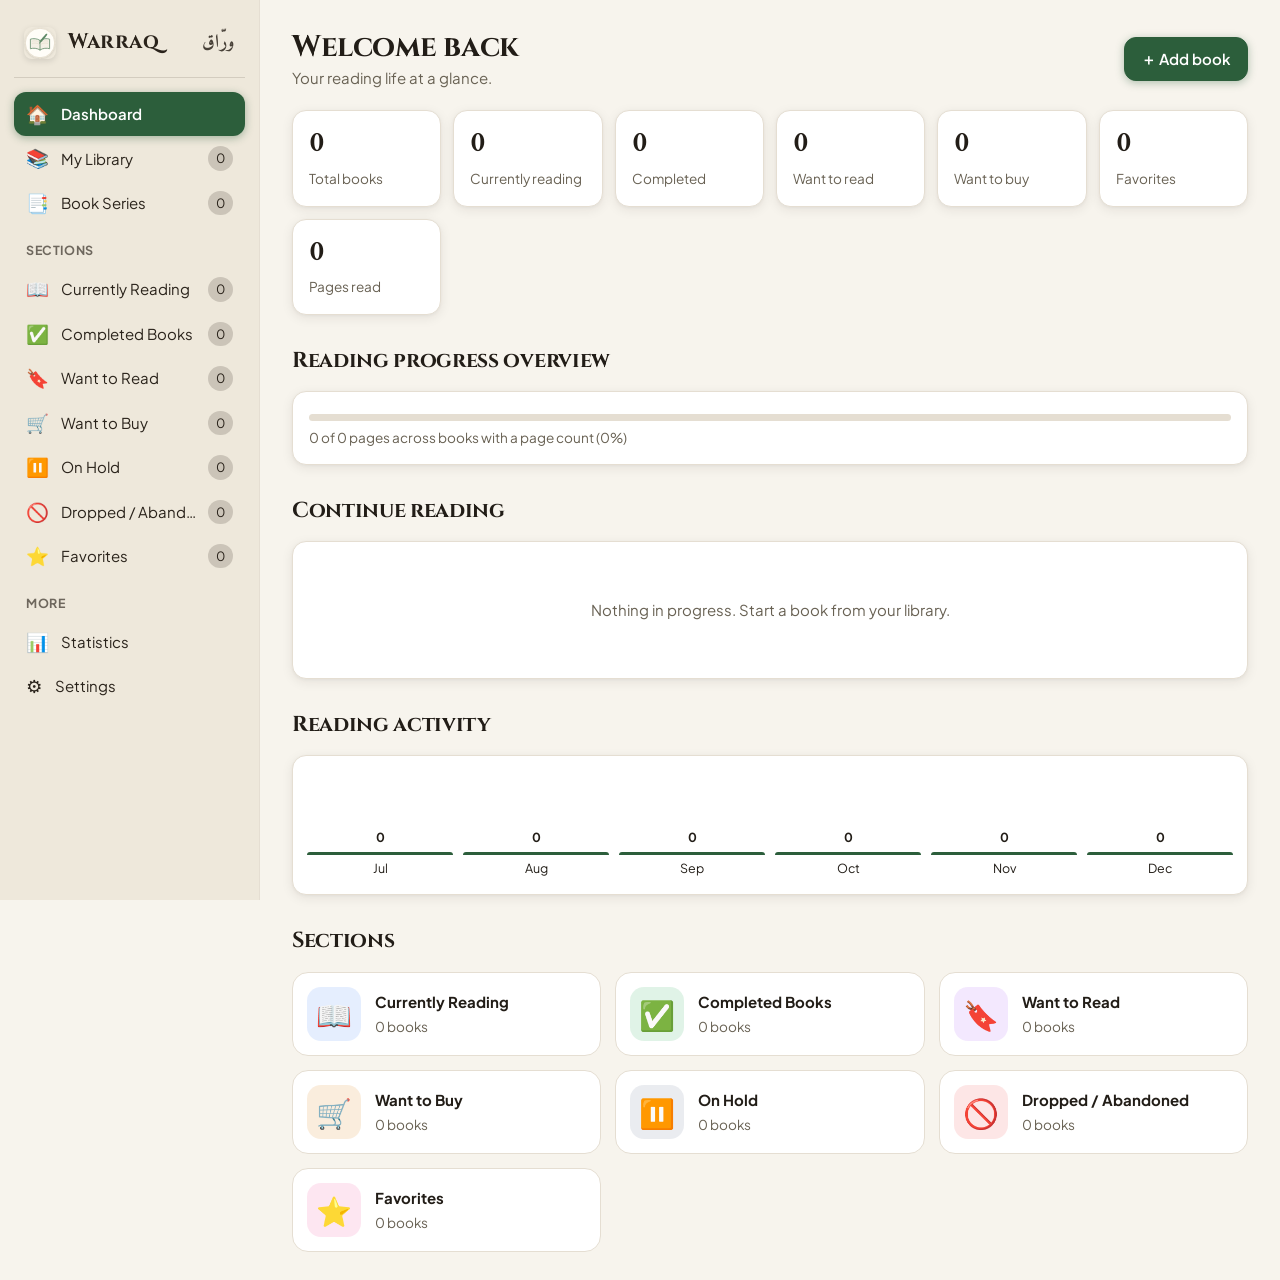
<file: index.html>
<!DOCTYPE html>
<!--
  Warraq (ورّاق) — Your Personal Reading Universe.
  Modular Vanilla Web Application: HTML5, CSS3, Modern JavaScript.
  Zero dependencies, zero build step, 100% offline local persistence.
-->
<html lang="en" data-theme="neutral">
<head>
  <meta charset="utf-8">
  <meta name="viewport" content="width=device-width, initial-scale=1">
  <meta name="referrer" content="strict-origin-when-cross-origin">
  <meta http-equiv="X-Content-Type-Options" content="nosniff">
  <meta name="description" content="Warraq (ورّاق) — your personal novel and book universe: track reading progress, organize custom collections, book series, and keep your reading goals organized. Bilingual Arabic and English. All data stays in your browser.">
  <link rel="icon" type="image/svg+xml" href="assets/logo.svg">
  <title>Warraq (ورّاق)</title>

  <!-- Typography: Amiri (Arabic literary), Cinzel (Classical display), Plus Jakarta Sans (Crisp modern UI) -->
  <link rel="preconnect" href="https://fonts.googleapis.com">
  <link rel="preconnect" href="https://fonts.gstatic.com" crossorigin>
  <link href="https://fonts.googleapis.com/css2?family=Amiri:ital,wght@0,400;0,700;1,400&family=Cinzel:wght@600;700&family=Plus+Jakarta+Sans:wght@400;500;600;700&display=swap" rel="stylesheet">

  <!-- Modular Stylesheets -->
  <link rel="stylesheet" href="css/variables.css">
  <link rel="stylesheet" href="css/base.css">
  <link rel="stylesheet" href="css/components.css">
  <link rel="stylesheet" href="css/responsive.css">
</head>
<body>
  <div id="app">
    <!-- Desktop & Mobile Drawer Sidebar Navigation -->
    <aside aria-label="Main navigation">
      <div class="brand" data-act="go" data-r="dash" role="button" tabindex="0" title="لوحة التحكم / Dashboard" aria-label="لوحة التحكم / Dashboard">
        <img src="assets/logo.svg" alt="" width="30" height="30" class="brand-logo">
        <span class="brand-text">Warraq</span>
        <span class="brand-ar">ورّاق</span>
      </div>
      <nav id="nav"></nav>
    </aside>

    <!-- Backdrop for Mobile Off-Canvas Drawer -->
    <div id="bd" data-act="menu"></div>

    <div style="flex:1;min-width:0">
      <!-- Mobile Top Bar -->
      <div class="top">
        <button class="btn" data-act="menu" aria-label="Open menu">☰</button>
        <button class="btn ib" id="bb" data-act="back" hidden aria-label="Back">
          <svg class="i" viewBox="0 0 24 24" aria-hidden="true" fill="none" stroke="currentColor" stroke-width="2" stroke-linecap="round" stroke-linejoin="round">
            <path d="M19 12H5m7 7-7-7 7-7"/>
          </svg>
        </button>
        <b id="ttl" data-act="go" data-r="dash" role="button" tabindex="0" title="لوحة التحكم / Dashboard" aria-label="لوحة التحكم / Dashboard">Warraq</b>
        <button class="btn pri" data-act="add" aria-label="Add book">＋</button>
      </div>

      <!-- Main Content Stage -->
      <main id="main"></main>
    </div>
  </div>

  <!-- Native Accessible Dialogs -->
  <dialog id="dlg" aria-label="Dialog"></dialog>
  <dialog id="cfm" aria-label="Confirm"></dialog>
  <input type="file" id="imp" accept="application/json,.json" hidden>
  <div id="toast" role="status" aria-live="polite"></div>

  <!-- Modular Vanilla JavaScript Layer (Loaded in strict dependency order) -->
  <script src="js/i18n.js"></script>
  <script src="js/store.js"></script>
  <script src="js/services.js"></script>
  <script src="js/router.js"></script>
  <script src="js/ui.js"></script>
  <script src="js/app.js"></script>
</body>
</html>
</file>
<file: css/variables.css>
/* ==========================================================================
   WARRAQ (ورّاق) — Theme Variables & Design Tokens
   Guided by UI/UX Pro Max Design Intelligence & Frontend Design Principles
   ========================================================================== */

/* Universal Font Stacks */
:root {
  --font-serif: "Amiri", Georgia, "Times New Roman", serif;
  --font-display: "Cinzel", "Amiri", Georgia, serif;
  --font-sans: "Plus Jakarta Sans", system-ui, -apple-system, "Segoe UI", Roboto, sans-serif;
  
  /* Global layout metrics */
  --r: 14px;
  --r-sm: 8px;
  --r-lg: 20px;
  --r-pill: 9999px;
  --h: 44px;
  --header-h: 56px;
  --aside-w: 260px;
  --aside-w-collapsed: 72px;
  --content-max-w: 1280px;
  
  /* Motion tokens (context-aware physics) */
  --trans-fast: 0.15s ease;
  --trans-base: 0.22s cubic-bezier(0.16, 1, 0.3, 1);
  --trans-smooth: 0.35s cubic-bezier(0.16, 1, 0.3, 1);
}

/* 1. Neutral: Classic Parchment (ورّاق كلاسيكي) — Warm book paper, deep ink, botanical forest green */
:root,
[data-theme="neutral"] {
  --bg: #f7f4ed;
  --card: #ffffff;
  --tx: #221d17;
  --mut: #686153;
  --ac: #2c5e3b;
  --ac-hover: #22492e;
  --on: #ffffff;
  --bd: #e5ded2;
  --bd2: #d1c6b5;
  --sb: #eee8db;
  --sbt: #2a231b;
  --ft: var(--font-serif);
  --ft-display: var(--font-display);
  --ring: 0 0 0 3px color-mix(in srgb, var(--ac) 28%, transparent);
  --sh-sm: 0 1px 3px rgba(34, 29, 23, 0.05);
  --sh: 0 3px 12px rgba(34, 29, 23, 0.08), 0 1px 3px rgba(34, 29, 23, 0.04);
  --sh-lg: 0 16px 40px rgba(34, 29, 23, 0.12);
  --spine-shadow: linear-gradient(to right, rgba(0, 0, 0, 0.2) 0%, rgba(0, 0, 0, 0.05) 4px, transparent 10px);
}

/* 2. Elegant: Burgundy & Rosewater (مخمل وماء الورد) — Literary salon, deep plum, dusty rose */
[data-theme="elegant"] {
  --bg: #fcf4f7;
  --card: #ffffff;
  --tx: #381f2f;
  --mut: #7e5c70;
  --ac: #912d5c;
  --ac-hover: #77234a;
  --on: #ffffff;
  --bd: #f0dbe5;
  --bd2: #ddbecf;
  --sb: #f8e5ee;
  --sbt: #3c2032;
  --ft: var(--font-serif);
  --ft-display: var(--font-display);
  --ring: 0 0 0 3px color-mix(in srgb, var(--ac) 28%, transparent);
  --sh-sm: 0 1px 3px rgba(56, 31, 47, 0.05);
  --sh: 0 3px 12px rgba(56, 31, 47, 0.08), 0 1px 3px rgba(56, 31, 47, 0.04);
  --sh-lg: 0 16px 40px rgba(56, 31, 47, 0.14);
  --spine-shadow: linear-gradient(to right, rgba(56, 31, 47, 0.25) 0%, rgba(56, 31, 47, 0.06) 4px, transparent 10px);
}

/* 3. Modern: Editorial Slate & Cobalt (أزرق نيلي عصري) — High-contrast magazine, crisp ivory & navy */
[data-theme="modern"] {
  --bg: #f0f4f9;
  --card: #ffffff;
  --tx: #0f172a;
  --mut: #475569;
  --ac: #1d4ed8;
  --ac-hover: #1e40af;
  --on: #ffffff;
  --bd: #dbe3ee;
  --bd2: #cbd5e1;
  --sb: #0f172a;
  --sbt: #f8fafc;
  --ft: var(--font-sans);
  --ft-display: var(--font-sans);
  --ring: 0 0 0 3px color-mix(in srgb, var(--ac) 28%, transparent);
  --sh-sm: 0 1px 3px rgba(15, 23, 42, 0.05);
  --sh: 0 3px 12px rgba(15, 23, 42, 0.07), 0 1px 3px rgba(15, 23, 42, 0.03);
  --sh-lg: 0 16px 40px rgba(15, 23, 42, 0.14);
  --spine-shadow: linear-gradient(to right, rgba(15, 23, 42, 0.2) 0%, rgba(15, 23, 42, 0.05) 4px, transparent 10px);
}

/* 4. Dark: Midnight Library & Desk Lamp (مكتبة منتصف الليل) — Obsidian room, warm brass amber glow */
[data-theme="dark"] {
  --bg: #0b0f15;
  --card: #151b24;
  --tx: #f3f4f6;
  --mut: #94a3b8;
  --ac: #f59e0b;
  --ac-hover: #d97706;
  --on: #0b0f15;
  --bd: #242c3b;
  --bd2: #364257;
  --sb: #070a0e;
  --sbt: #e2e8f0;
  --ft: var(--font-serif);
  --ft-display: var(--font-display);
  --ring: 0 0 0 3px color-mix(in srgb, var(--ac) 34%, transparent);
  --sh-sm: 0 1px 3px rgba(0, 0, 0, 0.35);
  --sh: 0 3px 12px rgba(0, 0, 0, 0.45), 0 1px 3px rgba(0, 0, 0, 0.25);
  --sh-lg: 0 18px 50px rgba(0, 0, 0, 0.65);
  --spine-shadow: linear-gradient(to right, rgba(0, 0, 0, 0.5) 0%, rgba(0, 0, 0, 0.15) 4px, transparent 10px);
}
</file>
<file: css/base.css>
/* ==========================================================================
   WARRAQ (ورّاق) — Base Styles, Typography & Layout
   Guided by UI/UX Pro Max Design Intelligence & Frontend Design Principles
   ========================================================================== */

*,
*::before,
*::after {
  box-sizing: border-box;
}

html,
body {
  margin: 0;
  padding: 0;
  min-height: 100%;
}

body {
  font-family: var(--font-sans);
  font-size: 15px;
  line-height: 1.6;
  background-color: var(--bg);
  color: var(--tx);
  overflow-x: hidden;
  transition: background-color var(--trans-base), color var(--trans-base);
  -webkit-font-smoothing: antialiased;
  -moz-osx-font-smoothing: grayscale;
}

/* Arabic typography overrides */
html[lang="ar"] body {
  font-family: var(--font-sans);
  line-height: 1.75;
}

/* Headings */
h1, h2, h3, h4 {
  font-family: var(--ft-display);
  color: var(--tx);
  margin: 0;
  line-height: 1.3;
  font-weight: 700;
  letter-spacing: -0.015em;
}

html[lang="ar"] h1,
html[lang="ar"] h2,
html[lang="ar"] h3,
html[lang="ar"] h4 {
  font-family: "Amiri", Georgia, serif;
  letter-spacing: normal;
  line-height: 1.45;
}

h1 {
  font-size: 1.85rem;
}

h2 {
  font-size: 1.35rem;
  margin: 32px 0 16px;
}

h3 {
  font-size: 1.1rem;
}

p {
  margin: 0;
}

/* Utilities */
.mut {
  color: var(--mut);
}

.sm {
  font-size: 0.85rem;
}

.grow {
  flex: 1;
  min-width: 0;
}

h1, h2, h3, p, dd, .bi {
  overflow-wrap: anywhere;
}

/* Form Controls Reset */
button,
input,
select,
textarea {
  font: inherit;
  color: inherit;
}

button {
  background: none;
  border: none;
  padding: 0;
  cursor: pointer;
}

:focus-visible {
  outline: 2px solid var(--ac);
  outline-offset: 2px;
}

/* Scrollbar polish */
::-webkit-scrollbar {
  width: 8px;
  height: 8px;
}

::-webkit-scrollbar-track {
  background: transparent;
}

::-webkit-scrollbar-thumb {
  background: var(--bd2);
  border-radius: 999px;
}

::-webkit-scrollbar-thumb:hover {
  background: var(--mut);
}

/* App Skeleton Layout */
#app {
  display: flex;
  min-height: 100vh;
  position: relative;
}

aside {
  width: var(--aside-w);
  flex: none;
  background: var(--sb);
  color: var(--sbt);
  position: sticky;
  top: 0;
  height: 100vh;
  overflow-y: auto;
  overflow-x: hidden;
  padding: 18px 14px;
  border-inline-end: 1px solid var(--bd);
  transition: transform var(--trans-base), background var(--trans-base);
  z-index: 25;
}

.brand {
  font-family: var(--ft-display);
  font-size: 1.3rem;
  font-weight: 700;
  padding: 8px 10px 18px;
  display: flex;
  align-items: center;
  gap: 12px;
  color: var(--sbt);
  border-bottom: 1px solid color-mix(in srgb, var(--sbt) 14%, transparent);
  margin-bottom: 14px;
  letter-spacing: 0.03em;
  cursor: pointer;
  user-select: none;
  transition: opacity var(--trans-fast), transform var(--trans-fast);
}

.brand:hover {
  opacity: 0.88;
  transform: translateY(-1px);
}

.brand:active {
  transform: translateY(0);
}

.brand:focus-visible {
  outline: 2px solid var(--ac);
  outline-offset: 4px;
  border-radius: 8px;
}

.brand img,
.brand svg,
.brand-logo {
  width: 32px;
  height: 32px;
  flex: none;
  border-radius: 8px;
  box-shadow: 0 2px 6px rgba(0, 0, 0, 0.12);
  object-fit: contain;
}

.brand-text {
  font-weight: 700;
}

.brand-ar {
  font-family: "Amiri", Georgia, serif;
  font-size: 1.15rem;
  font-weight: 700;
  opacity: 0.85;
  margin-inline-start: auto;
}

main {
  flex: 1;
  min-width: 0;
  padding: 28px 32px;
  max-width: var(--content-max-w);
  margin: 0 auto;
}

[hidden] {
  display: none !important;
}

.top {
  display: none;
}

#bd {
  display: none;
}

@media (prefers-reduced-motion: reduce) {
  *, *::before, *::after {
    animation-duration: 0.01ms !important;
    animation-iteration-count: 1 !important;
    transition-duration: 0.01ms !important;
    scroll-behavior: auto !important;
  }
}
</file>
<file: css/components.css>
/* ==========================================================================
   WARRAQ (ورّاق) — UI Components
   ========================================================================== */

/* --- Navigation Items --- */
.nv {
  display: flex;
  align-items: center;
  gap: 12px;
  width: 100%;
  border: 0;
  background: none;
  color: inherit;
  padding: 10px 12px;
  border-radius: 12px;
  cursor: pointer;
  text-align: start;
  min-height: 44px;
  transition: background var(--trans-fast), color var(--trans-fast), transform var(--trans-fast);
}

.nv:hover {
  background: color-mix(in srgb, var(--sbt) 10%, transparent);
}

.nv:active {
  transform: scale(0.98);
}

.nv[aria-current="page"] {
  background: var(--ac);
  color: var(--on);
  font-weight: 600;
  box-shadow: 0 2px 8px color-mix(in srgb, var(--ac) 40%, transparent);
}

.nv span:first-child {
  font-size: 1.15rem;
  line-height: 1;
}

.nv span:nth-child(2) {
  flex: 1;
  overflow: hidden;
  text-overflow: ellipsis;
  white-space: nowrap;
}

.nv em {
  font-style: normal;
  font-size: 0.8rem;
  padding: 2px 8px;
  border-radius: 999px;
  background: color-mix(in srgb, currentColor 18%, transparent);
}

.sh {
  font-size: 0.78rem;
  text-transform: uppercase;
  letter-spacing: 0.05em;
  opacity: 0.65;
  padding: 16px 12px 6px;
  font-weight: 700;
}

/* --- Header & Layout Elements --- */
.hd {
  display: flex;
  align-items: center;
  gap: 14px;
  margin-bottom: 20px;
  flex-wrap: wrap;
}

.hd > div {
  flex: 1;
  min-width: 180px;
}

.big {
  font-size: 1.8rem;
  width: 54px;
  height: 54px;
  border-radius: 14px;
  display: grid;
  place-items: center;
}

.big.mini {
  width: 40px;
  height: 40px;
  font-size: 1.2rem;
  border-radius: 10px;
}

/* --- Buttons --- */
.btn {
  border: 1px solid var(--bd2);
  background: var(--card);
  color: var(--tx);
  padding: 8px 16px;
  border-radius: 12px;
  cursor: pointer;
  min-height: var(--h);
  display: inline-flex;
  align-items: center;
  justify-content: center;
  gap: 8px;
  font-weight: 500;
  transition: background var(--trans-fast), border-color var(--trans-fast), box-shadow var(--trans-fast), transform var(--trans-fast);
  user-select: none;
}

.btn:hover {
  border-color: var(--ac);
  background: color-mix(in srgb, var(--ac) 8%, var(--card));
}

.btn:active {
  transform: scale(0.97);
}

.btn.pri {
  background: var(--ac);
  color: var(--on);
  border-color: var(--ac);
  font-weight: 600;
  box-shadow: 0 2px 8px color-mix(in srgb, var(--ac) 35%, transparent);
}

.btn.pri:hover {
  background: var(--ac-hover);
  border-color: var(--ac-hover);
  box-shadow: 0 4px 12px color-mix(in srgb, var(--ac) 45%, transparent);
}

.btn.dng {
  color: #dc2626;
  border-color: #dc262644;
}

.btn.dng:hover {
  background: #dc262612;
  border-color: #dc2626;
}

.btn.ib {
  padding: 0;
  width: var(--h);
  flex: none;
}

.btn.sm {
  min-height: 34px;
  padding: 4px 10px;
  font-size: 0.85rem;
  border-radius: 8px;
}

.i {
  width: 18px;
  height: 18px;
  flex: none;
}

#bb svg, .back-btn svg {
  width: 20px;
  height: 20px;
}

[dir="rtl"] #bb svg, [dir="rtl"] .back-btn svg {
  transform: scaleX(-1);
}

/* --- Cards --- */
.card {
  background: var(--card);
  border: 1px solid var(--bd);
  border-radius: var(--r);
  box-shadow: var(--sh);
  transition: border-color var(--trans-fast), box-shadow var(--trans-fast);
}

.stats {
  display: grid;
  grid-template-columns: repeat(auto-fit, minmax(140px, 1fr));
  gap: 12px;
}

.stat {
  padding: 16px;
  border-radius: var(--r);
}

.stat b {
  display: block;
  font: 700 1.85rem var(--ft);
  color: var(--tx);
  line-height: 1.15;
  margin-bottom: 4px;
}

/* --- Search & Filter Bar --- */
.bar2 {
  display: flex;
  flex-wrap: wrap;
  gap: 10px 14px;
  align-items: center;
  padding: 12px 16px;
  background: var(--card);
  border: 1px solid var(--bd);
  border-radius: 18px;
  box-shadow: var(--sh);
  margin-bottom: 22px;
}

.srch {
  position: relative;
  flex: 1 1 280px;
}

.srch > .i {
  position: absolute;
  inset-inline-start: 14px;
  top: 50%;
  transform: translateY(-50%);
  color: var(--mut);
  pointer-events: none;
}

.srch input {
  padding-inline: 42px 42px;
}

.srch input::-webkit-search-cancel-button {
  display: none;
}

.clr {
  position: absolute;
  inset-inline-end: 8px;
  top: 50%;
  transform: translateY(-50%);
  width: 32px;
  height: 32px;
  border: 0;
  border-radius: 50%;
  background: none;
  color: var(--mut);
  cursor: pointer;
  display: grid;
  place-items: center;
  transition: background var(--trans-fast);
}

.clr:hover {
  background: var(--bd);
}

.clr[hidden] {
  display: none;
}

.grp {
  display: flex;
  gap: 8px;
  flex-wrap: wrap;
  align-items: center;
}

.grp select {
  width: auto;
  min-width: 140px;
}

.chip {
  display: inline-flex;
  align-items: center;
  gap: 6px;
  min-height: var(--h);
  padding: 0 16px;
  border-radius: 999px;
  border: 1px solid var(--bd2);
  background: var(--card);
  cursor: pointer;
  transition: background var(--trans-fast), color var(--trans-fast), border-color var(--trans-fast);
}

.chip[aria-pressed="true"] {
  background: var(--ac);
  color: var(--on);
  border-color: var(--ac);
}

.chip[aria-pressed="true"] svg {
  fill: currentColor;
}

.seg {
  display: flex;
}

.seg button {
  border: 1px solid var(--bd2);
  background: var(--card);
  padding: 8px 12px;
  cursor: pointer;
  min-height: var(--h);
  min-width: var(--h);
  display: grid;
  place-items: center;
  transition: background var(--trans-fast), color var(--trans-fast);
}

.seg button:first-child {
  border-start-start-radius: 12px;
  border-end-start-radius: 12px;
}

.seg button:last-child {
  border-start-end-radius: 12px;
  border-end-end-radius: 12px;
  border-inline-start-width: 0;
}

.seg [aria-pressed="true"] {
  background: var(--ac);
  color: var(--on);
  border-color: var(--ac);
}

/* --- Form Fields --- */
input:not([type="checkbox"]):not([type="color"]):not([type="file"]),
select,
textarea {
  min-height: var(--h);
  border-radius: 12px;
  border: 1px solid var(--bd2);
  padding: 10px 14px;
  transition: border-color var(--trans-fast), box-shadow var(--trans-fast);
  color: var(--tx);
  background: var(--card);
  width: 100%;
}

input:hover:not([type="checkbox"]),
select:hover,
textarea:hover {
  border-color: var(--ac);
}

input:focus,
select:focus,
textarea:focus {
  outline: 0;
  border-color: var(--ac);
  box-shadow: var(--ring);
}

input:required:user-invalid {
  border-color: #dc2626;
}

:disabled {
  opacity: 0.5;
  cursor: not-allowed;
}

select {
  appearance: none;
  padding-inline-end: 40px;
  cursor: pointer;
  background: var(--card) url("data:image/svg+xml,%3Csvg xmlns='http://www.w3.org/2000/svg' viewBox='0 0 24 24' fill='none' stroke='%23888' stroke-width='2.4' stroke-linecap='round'%3E%3Cpath d='m6 9 6 6 6-6'/%3E%3C/svg%3E") no-repeat right 12px center/18px;
}

[dir="rtl"] select {
  background-position: left 12px center;
}

select option {
  background-color: var(--card);
  color: var(--tx);
  padding: 10px 14px;
  font-family: inherit;
}

/* Hidden native select when enhanced with custom UI */
select[data-custom-enhanced="1"] {
  position: absolute !important;
  width: 1px !important;
  height: 1px !important;
  padding: 0 !important;
  margin: -1px !important;
  overflow: hidden !important;
  clip: rect(0, 0, 0, 0) !important;
  white-space: nowrap !important;
  border: 0 !important;
  opacity: 0 !important;
  pointer-events: none !important;
}

/* --- Custom Editorial Select Component --- */
.c-select {
  position: relative;
  display: inline-block;
  width: 100%;
  font-family: inherit;
  font-size: 0.9rem;
  color: var(--tx);
  vertical-align: middle;
}

.grp .c-select {
  width: auto;
  min-width: 154px;
  flex: 1 1 140px;
}

.set .ctl .c-select {
  width: auto;
  min-width: 200px;
}

/* Trigger Button */
.c-select-trigger {
  display: flex;
  align-items: center;
  justify-content: space-between;
  gap: 10px;
  width: 100%;
  min-height: var(--h);
  padding: 8px 14px;
  background: var(--card);
  color: var(--tx);
  border: 1px solid var(--bd2);
  border-radius: 12px;
  font-family: inherit;
  font-size: 0.88rem;
  font-weight: 500;
  text-align: start;
  cursor: pointer;
  user-select: none;
  transition: border-color var(--trans-fast), box-shadow var(--trans-fast), background var(--trans-fast);
  outline: none;
}

.c-select-trigger:hover {
  border-color: var(--ac);
  background: color-mix(in srgb, var(--card) 94%, var(--tx));
}

.c-select.is-open .c-select-trigger,
.c-select-trigger:focus-visible {
  border-color: var(--ac);
  box-shadow: var(--ring);
  background: var(--card);
}

.c-select-label {
  overflow: hidden;
  text-overflow: ellipsis;
  white-space: nowrap;
  flex: 1;
}

.c-select-arrow {
  width: 18px;
  height: 18px;
  flex: none;
  color: var(--tx3);
  transition: transform 0.22s cubic-bezier(0.16, 1, 0.3, 1), color var(--trans-fast);
}

.c-select.is-open .c-select-arrow {
  transform: rotate(180deg);
  color: var(--ac);
}

/* Dropdown Menu Popup */
.c-select-menu {
  position: absolute;
  top: calc(100% + 6px);
  inset-inline-start: 0;
  min-width: 100%;
  width: max-content;
  max-width: min(340px, 92vw);
  max-height: 240px;
  overflow-y: auto;
  overscroll-behavior: contain;
  margin: 0;
  padding: 6px;
  list-style: none;
  background: var(--card);
  border: 1px solid var(--bd2);
  border-radius: 14px;
  box-shadow: 0 14px 38px -6px rgba(0, 0, 0, 0.38), 0 4px 14px rgba(0, 0, 0, 0.16);
  z-index: 1050;
  display: none;
  flex-direction: column;
  gap: 2px;
  scrollbar-width: thin;
  scrollbar-color: var(--bd2) transparent;
}

.c-select-menu::-webkit-scrollbar {
  width: 6px;
}

.c-select-menu::-webkit-scrollbar-track {
  background: transparent;
}

.c-select-menu::-webkit-scrollbar-thumb {
  background: var(--bd2);
  border-radius: 999px;
}

.c-select.is-open .c-select-menu {
  display: flex;
  animation: selectPopIn 0.18s cubic-bezier(0.16, 1, 0.3, 1) forwards;
}

.c-select.opens-up .c-select-menu {
  top: auto;
  bottom: calc(100% + 6px);
  animation: selectPopUp 0.18s cubic-bezier(0.16, 1, 0.3, 1) forwards;
}

@keyframes selectPopIn {
  from {
    opacity: 0;
    transform: translateY(-6px) scale(0.98);
  }
  to {
    opacity: 1;
    transform: translateY(0) scale(1);
  }
}

@keyframes selectPopUp {
  from {
    opacity: 0;
    transform: translateY(6px) scale(0.98);
  }
  to {
    opacity: 1;
    transform: translateY(0) scale(1);
  }
}

/* Option Items */
.c-select-opt {
  display: flex;
  align-items: center;
  justify-content: space-between;
  gap: 12px;
  padding: 9px 12px;
  border-radius: 9px;
  font-size: 0.88rem;
  color: var(--tx);
  cursor: pointer;
  user-select: none;
  transition: background var(--trans-fast), color var(--trans-fast);
  outline: none;
}

.c-select-opt:hover,
.c-select-opt:focus-visible {
  background: var(--bg2);
  color: var(--tx);
}

.c-select-opt.is-selected {
  background: color-mix(in srgb, var(--ac) 14%, var(--card));
  color: var(--ac);
  font-weight: 600;
}

.c-opt-text {
  flex: 1;
  overflow: hidden;
  text-overflow: ellipsis;
  white-space: nowrap;
}

.c-opt-check {
  width: 16px;
  height: 16px;
  flex: none;
  color: var(--ac);
  opacity: 0;
  transition: opacity var(--trans-fast), transform var(--trans-fast);
}

.c-select-opt.is-selected .c-opt-check {
  opacity: 1;
  transform: scale(1.05);
}

#ttl[role="button"] {
  cursor: pointer;
  user-select: none;
  padding: 4px 8px;
  border-radius: 8px;
  transition: background var(--trans-fast), color var(--trans-fast);
}

#ttl[role="button"]:hover {
  background: var(--bg2);
  color: var(--ac);
}

textarea {
  line-height: 1.7;
  resize: vertical;
}

input[type="checkbox"] {
  appearance: none;
  width: 24px;
  height: 24px;
  margin: 0;
  flex: none;
  border: 2px solid var(--bd2);
  border-radius: 8px;
  background: var(--card) center/15px no-repeat;
  cursor: pointer;
  transition: background var(--trans-fast), border-color var(--trans-fast);
}

input[type="checkbox"]:checked {
  background-color: var(--ac);
  border-color: var(--ac);
  background-image: url("data:image/svg+xml,%3Csvg xmlns='http://www.w3.org/2000/svg' viewBox='0 0 24 24' fill='none' stroke='%23fff' stroke-width='3.5' stroke-linecap='round' stroke-linejoin='round'%3E%3Cpath d='m5 12 5 5 9-10'/%3E%3C/svg%3E");
}

[data-theme="dark"] input[type="checkbox"]:checked {
  background-image: url("data:image/svg+xml,%3Csvg xmlns='http://www.w3.org/2000/svg' viewBox='0 0 24 24' fill='none' stroke='%2310131a' stroke-width='3.5' stroke-linecap='round' stroke-linejoin='round'%3E%3Cpath d='m5 12 5 5 9-10'/%3E%3C/svg%3E");
}

input[type="checkbox"]:focus-visible {
  box-shadow: var(--ring);
  outline: 0;
}

label:has(> input[type="checkbox"]) {
  display: flex;
  flex-direction: row !important;
  align-items: center;
  gap: 10px;
  min-height: var(--h);
  cursor: pointer;
  font-size: 0.95rem;
}

/* --- Book Grid & List --- */
.grid {
  display: grid;
  grid-template-columns: repeat(auto-fill, minmax(154px, 1fr));
  gap: 16px;
}

.bk {
  cursor: pointer;
  overflow: hidden;
  display: block;
  border-radius: var(--r);
  background: var(--card);
  border: 1px solid var(--bd);
  box-shadow: var(--sh-sm);
  transition: transform var(--trans-base), box-shadow var(--trans-base), border-color var(--trans-base);
  position: relative;
}

.bk:hover {
  border-color: var(--ac);
  box-shadow: var(--sh);
  transform: translateY(-4px);
}

.cv {
  display: block;
  width: 100%;
  aspect-ratio: 2 / 3;
  object-fit: cover;
  background: var(--bd);
  transition: transform var(--trans-base);
}

.bk:hover .cv {
  transform: scale(1.02);
}

.ph {
  background: linear-gradient(145deg, hsl(var(--h), 55%, 26%), hsl(calc(var(--h) + 35), 45%, 16%));
  color: #fffdfa;
  display: flex;
  flex-direction: column;
  justify-content: center;
  align-items: center;
  padding: 16px 12px;
  text-align: center;
  font-family: var(--ft);
  font-weight: 700;
  font-size: 0.95rem;
  letter-spacing: -0.01em;
  box-shadow: inset 0 0 35px rgba(0, 0, 0, 0.45);
  position: relative;
}

.ph::before {
  content: "";
  position: absolute;
  inset: 8px;
  border: 1px solid rgba(255, 255, 255, 0.22);
  border-radius: 4px;
  pointer-events: none;
}

html[lang="ar"] .ph {
  font-family: "Amiri", Georgia, serif;
  font-size: 1.05rem;
}

.bi {
  padding: 12px 14px 14px;
}

.bi h3 {
  font-family: var(--ft);
  font-size: 0.98rem;
  font-weight: 600;
  line-height: 1.35;
  margin-bottom: 4px;
}

html[lang="ar"] .bi h3 {
  font-family: "Amiri", Georgia, serif;
  font-size: 1.08rem;
}

.st {
  color: #eab308;
  letter-spacing: 2px;
  font-size: 0.9rem;
  margin: 2px 0;
}

.ex {
  display: none;
}

.bar {
  height: 7px;
  border-radius: 999px;
  background: var(--bd);
  margin: 6px 0;
  overflow: hidden;
}

.bar i {
  display: block;
  height: 100%;
  background: var(--ac);
  border-radius: 999px;
  transition: width 0.35s ease;
}

.dot {
  display: inline-block;
  width: 9px;
  height: 9px;
  border-radius: 50%;
  margin-inline-end: 6px;
}

.list {
  display: flex;
  flex-direction: column;
  gap: 12px;
}

.list .bk {
  display: flex;
  border-radius: var(--r);
}

.list .cv {
  width: 80px;
  flex: none;
  aspect-ratio: 2 / 3;
}

.list .bi {
  flex: 1;
  min-width: 0;
}

.list .ex {
  display: block;
}

.row2 {
  display: grid;
  grid-template-columns: repeat(auto-fill, minmax(280px, 1fr));
  gap: 14px;
}

.cr {
  display: flex;
  gap: 14px;
  padding: 12px;
  align-items: center;
}

.cr .cv {
  width: 68px;
  flex: none;
  border-radius: 10px;
}

.cr > div {
  flex: 1;
  min-width: 0;
}

.sc {
  padding: 14px;
  display: flex;
  gap: 14px;
  align-items: center;
  cursor: pointer;
  border: 1px solid var(--bd);
  background: var(--card);
  border-radius: 16px;
  width: 100%;
  text-align: start;
  transition: border-color var(--trans-fast), transform var(--trans-fast), box-shadow var(--trans-fast);
}

.sc:hover {
  border-color: var(--ac);
  box-shadow: var(--sh);
  transform: translateY(-2px);
}

/* --- Charts & Visual Bars --- */
.bars {
  display: flex;
  gap: 10px;
  align-items: flex-end;
  height: 140px;
  padding: 16px 14px;
}

.bars > div {
  flex: 1;
  display: flex;
  flex-direction: column;
  justify-content: flex-end;
  align-items: center;
  height: 100%;
  font-size: 0.78rem;
  gap: 4px;
}

.bars i {
  display: block;
  width: 100%;
  background: var(--ac);
  border-radius: 6px 6px 0 0;
  min-height: 3px;
  transition: height 0.3s ease;
}

.hb {
  display: grid;
  grid-template-columns: 120px 1fr 34px;
  gap: 10px;
  align-items: center;
  margin: 8px 0;
  font-size: 0.88rem;
}

.empty {
  text-align: center;
  padding: 56px 20px;
}

.empty h2 {
  margin-top: 0;
}

.empty .btn {
  margin-top: 16px;
}

/* --- Series Rows & Detail --- */
.srow {
  display: flex;
  gap: 12px;
  align-items: center;
  background: var(--card);
  border: 1px solid var(--bd);
  border-radius: 14px;
  padding: 10px 14px;
  margin-bottom: 10px;
  width: 100%;
  text-align: start;
  transition: border-color var(--trans-fast), box-shadow var(--trans-fast);
}

.srow[role="button"],
button.srow {
  cursor: pointer;
}

.srow:hover {
  border-color: var(--ac);
}

.srow .pos {
  width: 32px;
  height: 32px;
  border-radius: 999px;
  background: var(--bd);
  display: grid;
  place-items: center;
  font-weight: 700;
  font-size: 0.85rem;
  flex: none;
}

.srow .srt {
  width: 46px;
  height: 62px;
  border-radius: 8px;
  display: grid;
  place-items: center;
  font-weight: 700;
  flex: none;
  background: hsl(var(--h, 160) 32% 88%);
  color: hsl(var(--h, 160) 40% 35%);
  overflow: hidden;
}

.srow .srt img {
  width: 100%;
  height: 100%;
  object-fit: cover;
}

.mctl {
  display: flex;
  gap: 4px;
  flex: none;
}

.mctl .btn {
  padding: 4px 8px;
  min-width: 34px;
  min-height: 34px;
}

.sv {
  display: flex;
  gap: 16px;
  align-items: flex-start;
  flex-wrap: wrap;
}

.sv .big {
  width: 96px;
  height: 96px;
  border-radius: 16px;
  font-size: 2.6rem;
  overflow: hidden;
  flex: none;
}

.sv .big img {
  width: 100%;
  height: 100%;
  object-fit: cover;
}

.chips {
  display: flex;
  gap: 8px;
  flex-wrap: wrap;
  margin-top: 8px;
}

.chip2 {
  background: var(--card);
  border: 1px solid var(--bd2);
  border-radius: 999px;
  padding: 4px 12px;
  font-size: 0.82rem;
  cursor: pointer;
  display: inline-flex;
  align-items: center;
  gap: 4px;
  transition: border-color var(--trans-fast);
}

.chip2:hover {
  border-color: var(--ac);
}

/* --- Dialogs & Modals --- */
dialog {
  border: 0;
  border-radius: 20px;
  padding: 0;
  width: min(640px, calc(100vw - 32px));
  max-height: min(840px, calc(100dvh - 32px));
  background: var(--card);
  color: var(--tx);
  box-shadow: 0 24px 64px -12px rgba(0, 0, 0, 0.45), 0 8px 24px rgba(0, 0, 0, 0.2);
  overflow: hidden !important;
  position: fixed;
  inset: 0;
  margin: auto;
}

dialog:not([open]) {
  display: none !important;
}

dialog[open] {
  display: flex;
  flex-direction: column;
  animation: dlgIn 0.22s cubic-bezier(0.16, 1, 0.3, 1) forwards;
}

@keyframes dlgIn {
  from {
    opacity: 0;
    transform: scale(0.96) translateY(8px);
  }
  to {
    opacity: 1;
    transform: scale(1) translateY(0);
  }
}

dialog::backdrop {
  background: rgba(0, 0, 0, 0.55);
  backdrop-filter: blur(6px);
  -webkit-backdrop-filter: blur(6px);
}

.db {
  flex: 1 1 auto;
  padding: 24px 26px;
  overflow-y: auto !important;
  overflow-x: hidden !important;
  overscroll-behavior: contain;
  max-height: min(840px, calc(100dvh - 32px));
  box-sizing: border-box;
  scrollbar-width: thin;
  scrollbar-color: var(--bd2) transparent;
}

.fh {
  display: flex;
  align-items: center;
  justify-content: space-between;
  gap: 12px;
  margin-bottom: 16px;
}

.fc {
  border: 1px solid var(--bd);
  border-radius: 16px;
  padding: 16px;
  margin: 12px 0;
  background: color-mix(in srgb, var(--bg) 35%, var(--card));
}

details.fc {
  padding: 0;
}

details.fc > summary {
  display: flex;
  align-items: center;
  gap: 10px;
  padding: 12px 16px;
  min-height: var(--h);
  list-style: none;
  cursor: pointer;
  font-weight: 600;
}

details.fc > summary::-webkit-details-marker {
  display: none;
}

details.fc > summary b {
  flex: 1;
}

details.fc > summary::after {
  content: "";
  width: 9px;
  height: 9px;
  border: solid var(--mut);
  border-width: 0 2px 2px 0;
  transform: rotate(45deg);
  transition: transform var(--trans-fast);
}

details.fc[open] > summary::after {
  transform: rotate(-135deg);
}

details.fc > .fg {
  padding: 0 16px 16px;
  margin: 0;
}

.fg {
  display: grid;
  grid-template-columns: repeat(auto-fit, minmax(200px, 1fr));
  gap: 12px;
  margin: 12px 0;
}

.fg label,
.wide {
  display: flex;
  flex-direction: column;
  gap: 4px;
  font-size: 0.88rem;
  font-weight: 500;
}

.wide {
  grid-column: 1 / -1;
}

.ci {
  display: grid;
  place-items: center;
  width: 36px;
  height: 36px;
  border-radius: 10px;
  background: color-mix(in srgb, var(--ac) 15%, transparent);
  color: var(--ac);
  flex: none;
}

.acts {
  display: flex;
  gap: 10px;
  flex-wrap: wrap;
  margin-top: 18px;
  justify-content: flex-end;
}

.acts.sticky {
  position: sticky;
  bottom: -26px;
  background: var(--card);
  padding: 16px 0;
  margin-top: 16px;
  border-top: 1px solid var(--bd2);
  z-index: 10;
  box-shadow: 0 -8px 20px -6px rgba(0, 0, 0, 0.16);
}

.c-select[data-name="rating"] .c-select-label,
.c-select[data-name="rating"] .c-opt-text {
  color: #eab308;
  letter-spacing: 2px;
  font-size: 1rem;
}

.det {
  display: flex;
  gap: 20px;
  flex-wrap: wrap;
}

.det .cv {
  width: 160px;
  border-radius: 12px;
  flex: none;
}

.det > div {
  flex: 1;
  min-width: 220px;
}

.dl {
  display: grid;
  grid-template-columns: auto 1fr;
  gap: 4px 14px;
  font-size: 0.9rem;
  margin: 12px 0;
}

.dl dt {
  color: var(--mut);
}

.dl dd {
  margin: 0;
}

/* --- Cover Upload & Drop Area --- */
.cvrow {
  display: flex;
  gap: 16px;
  align-items: flex-start;
  flex-wrap: wrap;
}

.cvp {
  position: relative;
  width: 110px;
  aspect-ratio: 2 / 3;
  border-radius: 12px;
  background: var(--bd);
  display: grid;
  place-items: center;
  color: var(--mut);
  overflow: hidden;
  flex: none;
}

.cvp img {
  position: absolute;
  inset: 0;
  width: 100%;
  height: 100%;
  object-fit: cover;
}

.cvc {
  flex: 1;
  min-width: 220px;
  display: flex;
  flex-direction: column;
  gap: 10px;
}

.vh {
  position: absolute;
  width: 1px;
  height: 1px;
  opacity: 0;
  overflow: hidden;
}

.drop {
  display: flex;
  flex-direction: column;
  align-items: center;
  gap: 4px;
  padding: 20px 14px;
  border: 2px dashed var(--bd2);
  border-radius: 14px;
  cursor: pointer;
  text-align: center;
  color: var(--mut);
  transition: border-color var(--trans-fast), background var(--trans-fast);
}

.drop:hover,
.drop.on,
.vh:focus-visible + .drop {
  border-color: var(--ac);
  background: color-mix(in srgb, var(--ac) 8%, transparent);
}

.drop b {
  color: var(--tx);
}

/* --- Custom Icon Picker --- */
.ic2 {
  display: flex;
  flex-wrap: wrap;
  gap: 6px;
  max-height: 170px;
  overflow-y: auto;
  padding: 8px;
  border: 1px solid var(--bd);
  border-radius: 12px;
  background: var(--bg);
}

.ic2 button {
  font-size: 1.3rem;
  width: 44px;
  height: 44px;
  border: 1px solid var(--bd);
  background: var(--card);
  border-radius: 10px;
  cursor: pointer;
  display: inline-flex;
  align-items: center;
  justify-content: center;
  transition: transform var(--trans-fast), border-color var(--trans-fast);
  color: var(--tx);
}

.ic2 button:hover {
  border-color: var(--ac);
  transform: scale(1.08);
}

.ic2 [aria-pressed="true"] {
  outline: 3px solid var(--ac);
  background: color-mix(in srgb, var(--ac) 20%, transparent);
}

.cur-icon-input {
  font-size: 1.6rem;
  width: 54px;
  height: 46px;
  text-align: center;
  border-radius: 12px;
  border: 2px solid var(--ac);
  background: var(--card);
  padding: 0;
  color: var(--tx);
}

.ic-btn-wrap {
  position: relative;
  display: inline-flex;
}

.del-ic-btn {
  position: absolute;
  top: -4px;
  right: -4px;
  width: 18px !important;
  height: 18px !important;
  min-width: 0 !important;
  padding: 0 !important;
  font-size: 11px !important;
  border-radius: 50% !important;
  background: #ef4444 !important;
  color: #fff !important;
  border: none !important;
  cursor: pointer;
  opacity: 0.8;
  display: flex;
  align-items: center;
  justify-content: center;
  z-index: 2;
}

.del-ic-btn:hover {
  opacity: 1;
  transform: scale(1.15);
}

[dir="rtl"] .del-ic-btn {
  right: auto;
  left: -4px;
}

/* --- Settings Sections --- */
.sgrid {
  display: grid;
  gap: 18px;
  grid-template-columns: repeat(auto-fit, minmax(min(100%, 440px), 1fr));
  align-items: start;
}

.sc2 {
  background: var(--card);
  border: 1px solid var(--bd);
  border-radius: 18px;
  box-shadow: var(--sh);
  padding: 18px;
}

.sc2 header {
  display: flex;
  gap: 12px;
  align-items: center;
  margin-bottom: 12px;
}

.sc2 h2 {
  margin: 0;
  font-size: 1.15rem;
}

.set {
  display: flex;
  align-items: center;
  justify-content: space-between;
  gap: 12px;
  flex-wrap: wrap;
  padding: 12px 0;
  border-top: 1px solid var(--bd);
}

.set:first-of-type {
  border-top: 0;
}

.set .ctl select {
  min-width: 180px;
}

.pills {
  display: flex;
  gap: 8px;
  flex-wrap: wrap;
}

.pill[aria-pressed="true"] {
  background: var(--ac);
  color: var(--on);
  border-color: var(--ac);
}

.sw {
  width: 14px;
  height: 14px;
  border-radius: 50%;
  border: 2px solid #ffffffaa;
  flex: none;
}

.danger {
  border: 1px solid #dc262655;
  border-radius: 14px;
  padding: 14px;
  margin-top: 10px;
  background: #dc262608;
}

.note {
  margin: 6px 0;
  line-height: 1.6;
}

.row {
  display: flex;
  align-items: center;
  gap: 8px;
  padding: 10px 0;
  border-bottom: 1px solid var(--bd);
  flex-wrap: wrap;
}

.row .btn {
  padding: 4px 10px;
  min-height: 36px;
}

.tag {
  font-size: 0.72rem;
  background: var(--ac);
  color: var(--on);
  border-radius: 8px;
  padding: 2px 8px;
  font-weight: 600;
}

/* --- Toast Notifications --- */
#toast {
  position: fixed;
  bottom: 20px;
  left: 50%;
  transform: translateX(-50%);
  z-index: 100;
  display: flex;
  flex-direction: column;
  gap: 8px;
  align-items: center;
  width: max-content;
  max-width: 90vw;
  pointer-events: none;
}

#toast div {
  background: var(--tx);
  color: var(--bg);
  padding: 10px 18px;
  border-radius: 12px;
  box-shadow: 0 4px 18px rgba(0, 0, 0, 0.28);
  font-weight: 500;
  animation: toast-in 0.25s cubic-bezier(0.16, 1, 0.3, 1);
}

@keyframes toast-in {
  from {
    opacity: 0;
    transform: translateY(10px) scale(0.95);
  }
  to {
    opacity: 1;
    transform: translateY(0) scale(1);
  }
}
</file>
<file: css/responsive.css>
/* ==========================================================================
   WARRAQ (ورّاق) — Responsive Layout & Media Queries
   ========================================================================== */

/* Tablet (768px - 1023px) */
@media (min-width: 768px) and (max-width: 1023px) {
  aside {
    width: 210px;
    padding: 14px 8px;
  }
  
  main {
    padding: 20px;
  }
  
  .grid {
    grid-template-columns: repeat(auto-fill, minmax(140px, 1fr));
    gap: 12px;
  }

  .sgrid {
    grid-template-columns: 1fr;
  }
}

/* Mobile Devices (<= 767px) */
@media (max-width: 767px) {
  aside {
    position: fixed;
    z-index: 40;
    inset-inline-start: 0;
    top: 0;
    width: 280px;
    padding-top: max(18px, env(safe-area-inset-top));
    padding-bottom: max(18px, env(safe-area-inset-bottom));
    transform: translateX(-100%);
    transition: transform 0.28s cubic-bezier(0.16, 1, 0.3, 1);
    box-shadow: 4px 0 24px rgba(0, 0, 0, 0.25);
  }

  [dir="rtl"] aside {
    transform: translateX(100%);
    box-shadow: -4px 0 24px rgba(0, 0, 0, 0.25);
  }

  .nv-open aside,
  [dir="rtl"] .nv-open aside {
    transform: none;
  }

  .nv-open #bd {
    display: block;
    position: fixed;
    inset: 0;
    background: rgba(0, 0, 0, 0.45);
    backdrop-filter: blur(2px);
    z-index: 30;
  }

  .top {
    display: flex;
    align-items: center;
    gap: 10px;
    position: sticky;
    top: 0;
    z-index: 20;
    background: var(--card);
    border-bottom: 1px solid var(--bd);
    padding: max(8px, env(safe-area-inset-top)) 14px 8px;
    min-height: var(--header-h);
  }

  .top b {
    flex: 1;
    font-family: var(--ft);
    font-size: 1.15rem;
    overflow: hidden;
    text-overflow: ellipsis;
    white-space: nowrap;
  }

  main {
    padding: 14px 12px;
  }

  .grid {
    grid-template-columns: repeat(auto-fill, minmax(136px, 1fr));
    gap: 10px;
  }

  h1 {
    font-size: 1.45rem;
  }

  .hd .btn.pri {
    width: 100%;
    margin-top: 6px;
  }

  .bar2 {
    padding: 10px 12px;
    gap: 10px;
  }

  .grp {
    width: 100%;
  }

  .grp select,
  .grp .c-select {
    flex: 1 1 130px;
  }

  .set .ctl,
  .set .ctl select,
  .set .ctl .c-select {
    width: 100%;
  }

  dialog {
    width: calc(100vw - 12px);
    max-height: calc(100dvh - 12px);
    border-radius: 16px;
  }

  .db {
    padding: 16px 14px;
  }

  .sgrid {
    grid-template-columns: 1fr;
  }

  .det {
    flex-direction: column;
    align-items: center;
    text-align: center;
  }

  .det .cv {
    width: 130px;
  }

  .dl {
    grid-template-columns: 1fr;
    gap: 2px;
    text-align: start;
  }

  .dl dt {
    font-weight: 600;
  }

  .acts {
    flex-direction: column;
  }

  .acts button {
    width: 100%;
  }

  .acts.sticky {
    bottom: -16px;
  }
}

/* Wide screen refinements */
@media (min-width: 1280px) {
  .bar2 .grp {
    border-inline-start: 1px solid var(--bd);
    padding-inline-start: 14px;
  }
}
</file>
